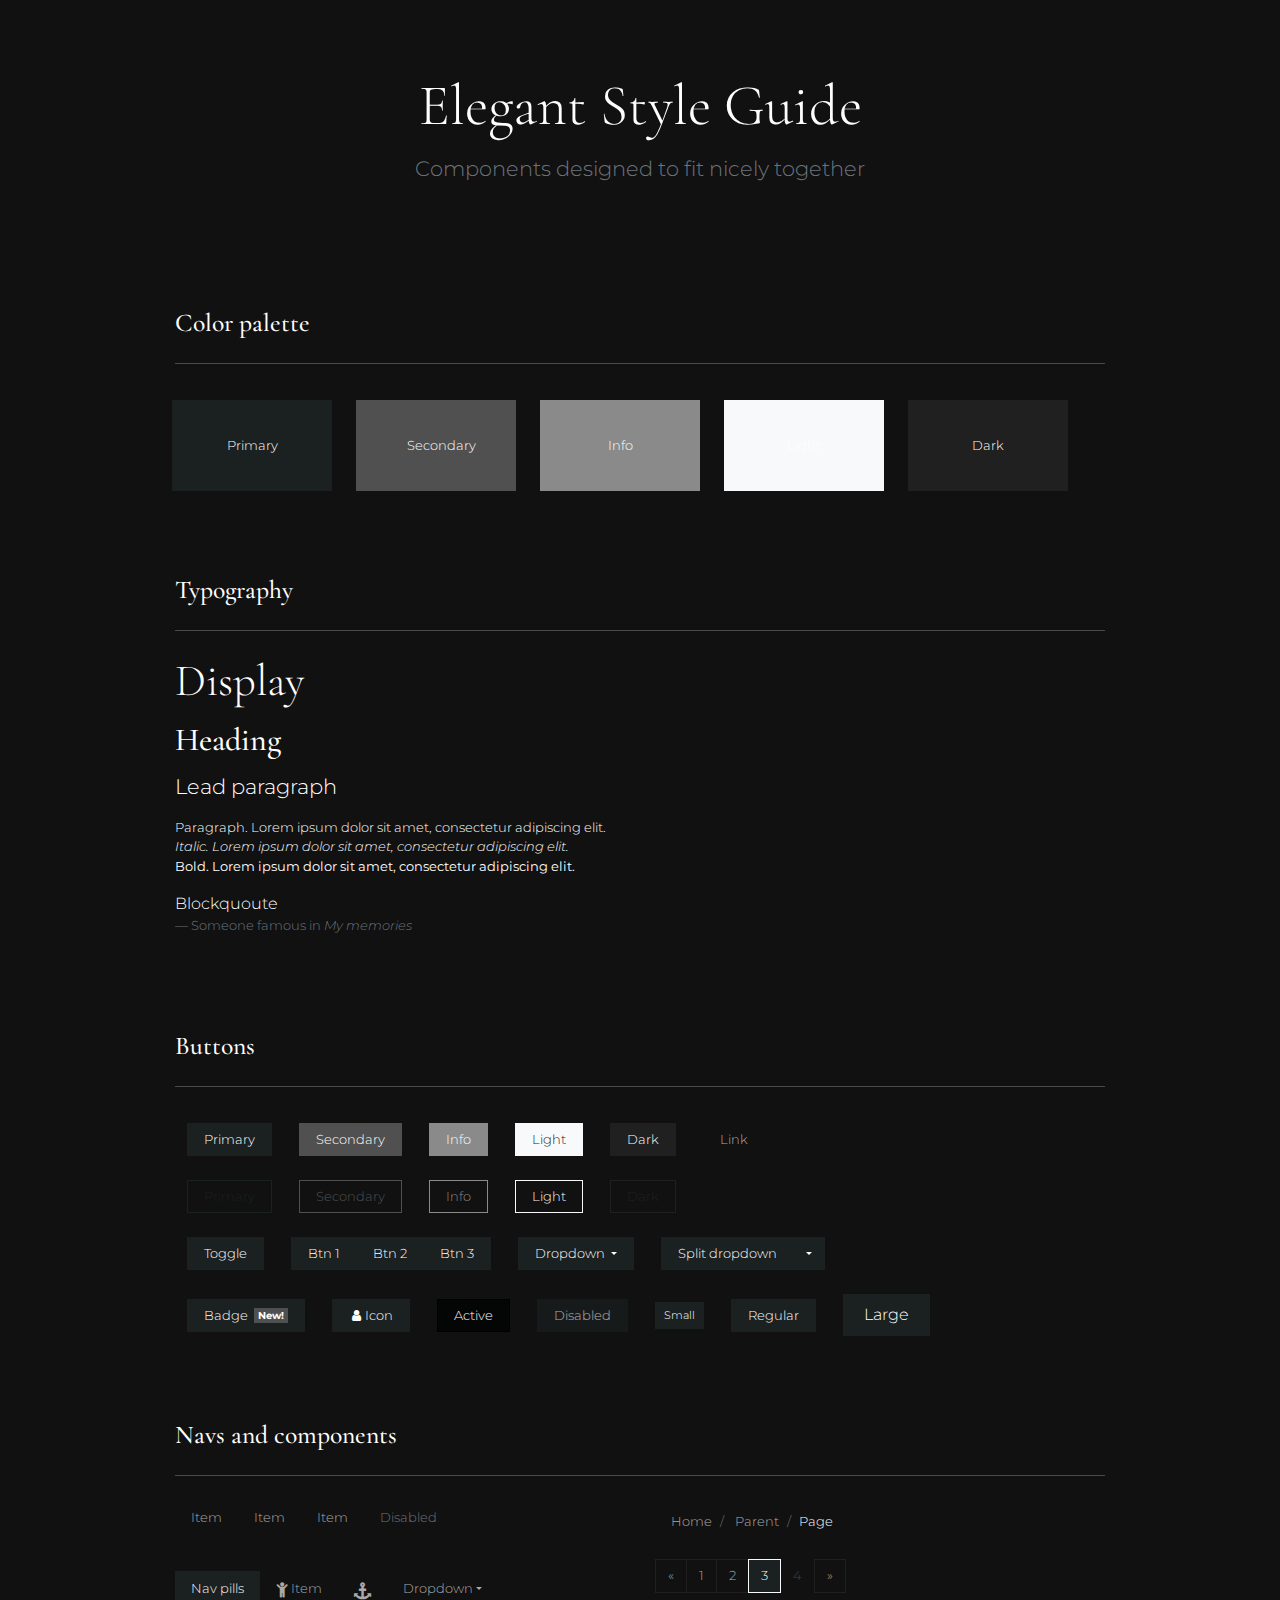
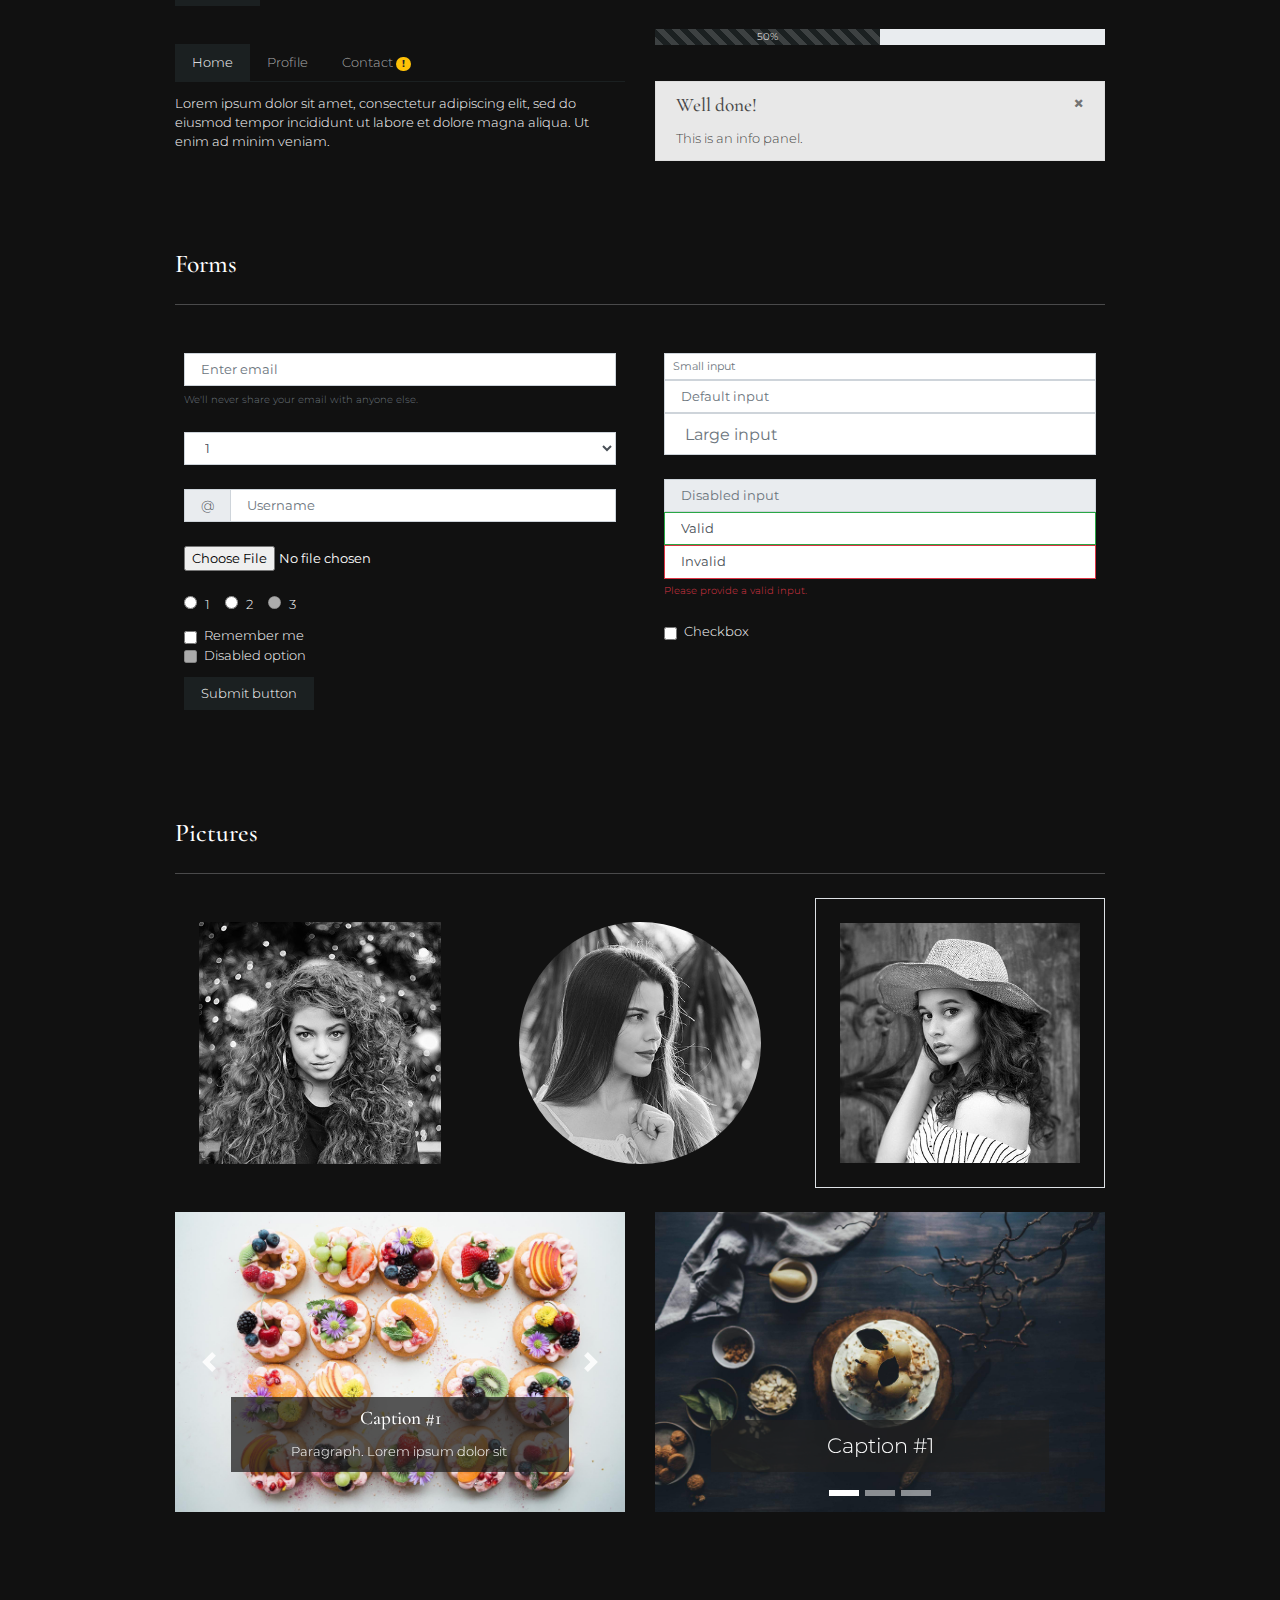
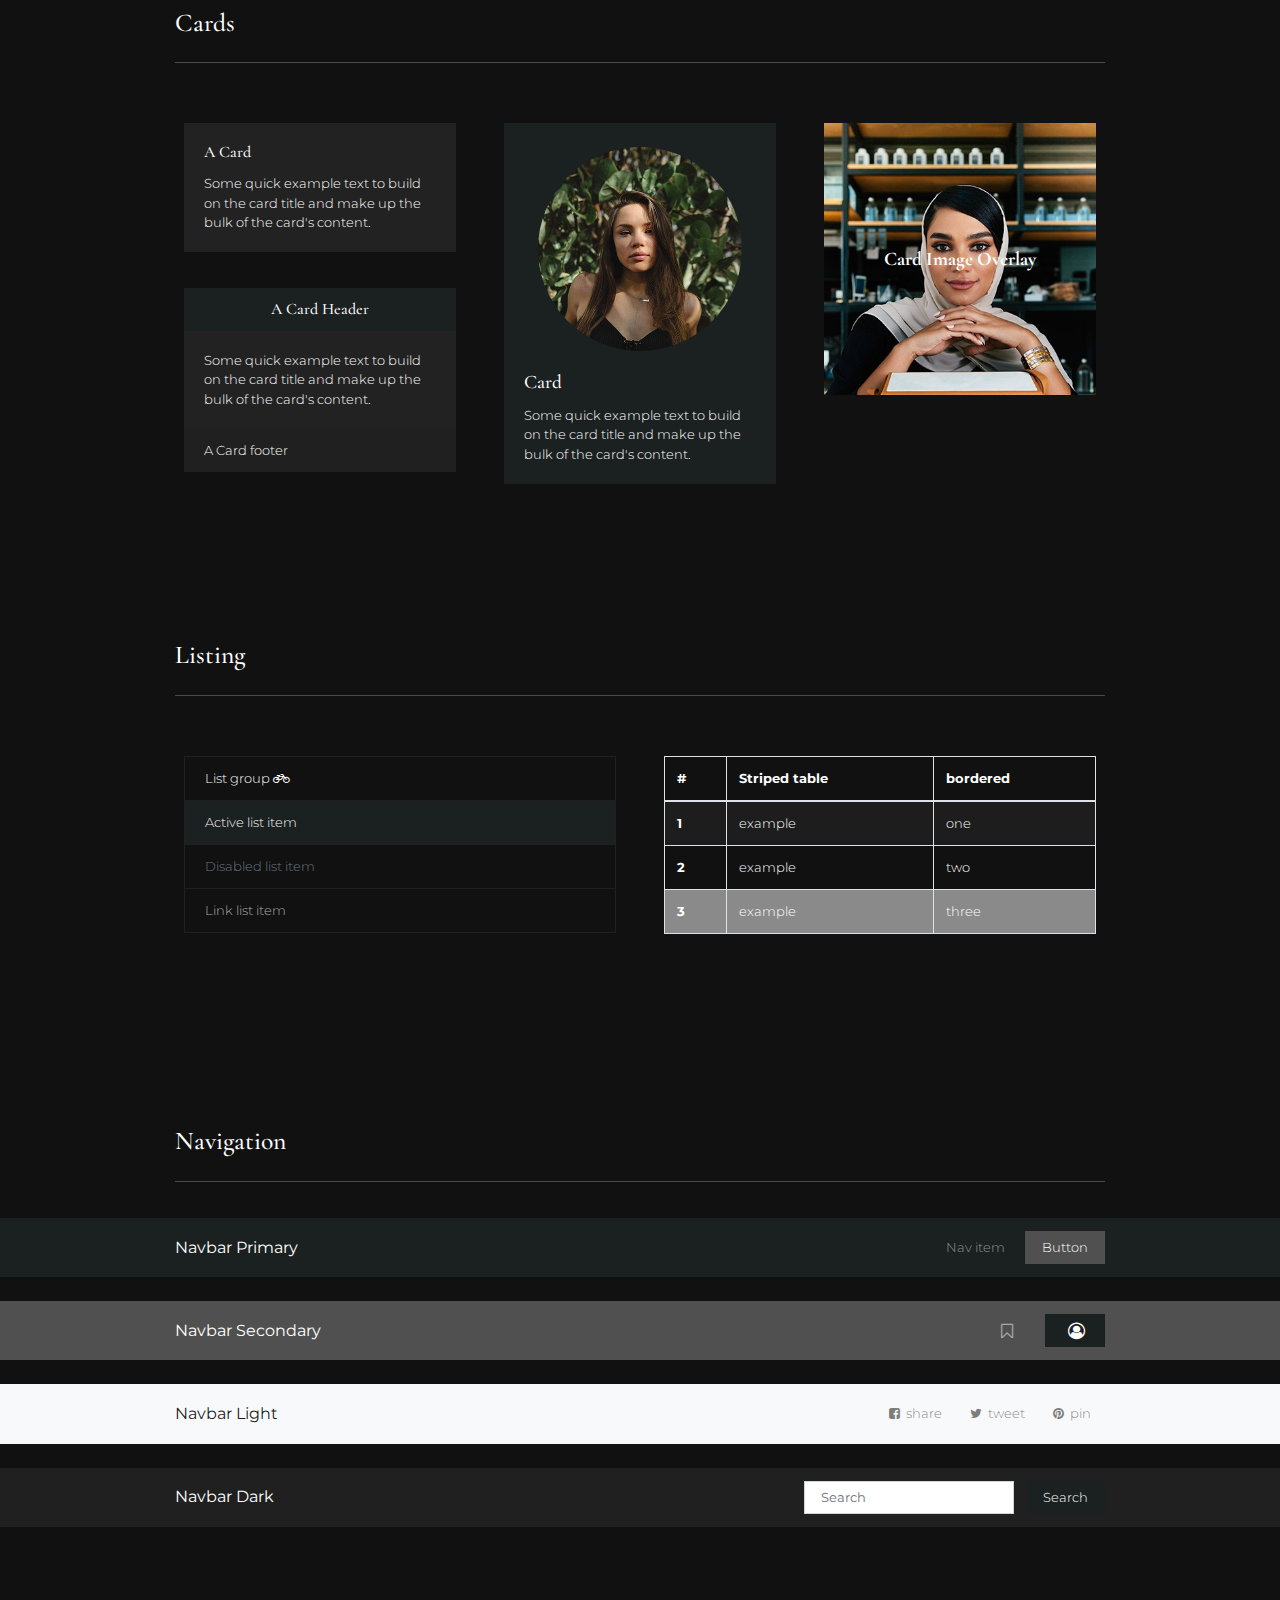
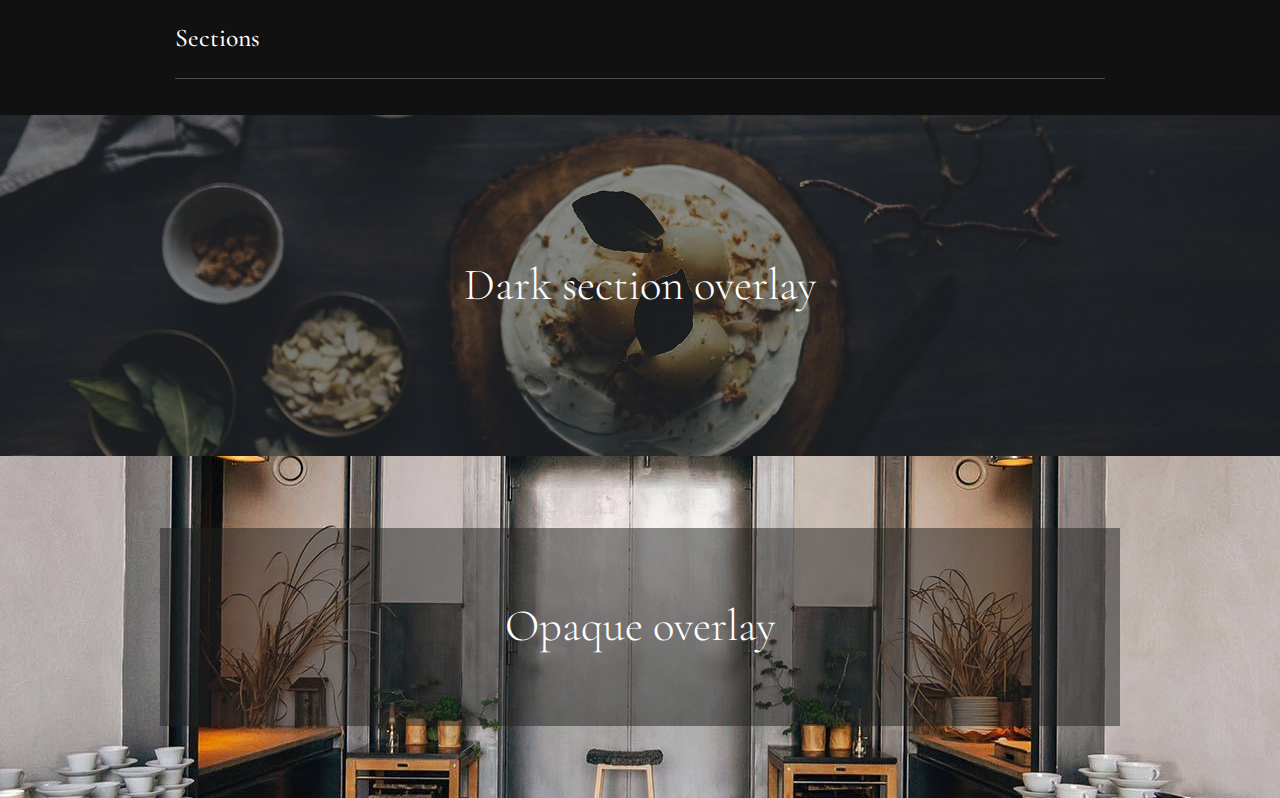
<file: styleguide.html>
<!DOCTYPE html>
<html>

<head>
  <meta charset="utf-8">
  <meta name="viewport" content="width=device-width, initial-scale=1">
  <!-- PAGE settings -->
  <link rel="icon" href="https://templates.pingendo.com/assets/Pingendo_favicon.ico">
  <title>Styleguide</title>
  <meta name="author" content="Pingendo">
  <!-- CSS dependencies -->
  <link rel="stylesheet" href="https://cdnjs.cloudflare.com/ajax/libs/font-awesome/4.7.0/css/font-awesome.min.css" type="text/css">
  <link rel="stylesheet" href="elegant.css" type="text/css"> </head>

<body>
  <div class="py-5 text-center">
    <div class="container">
      <div class="row">
        <div class="col-12">
          <h1 class="display-3 text-capitalize">elegant style guide</h1>
          <p class="lead text-muted">Components designed to fit nicely together </p>
        </div>
      </div>
    </div>
  </div>
  <div class="py-4">
    <div class="container">
      <div class="row">
        <div class="col-12">
          <h2>Color palette</h2>
          <hr>
          <div class="row text-center">
            <div class="col-md-2 bg-primary m-2">
              <p class="m-0 p-4">Primary</p>
            </div>
            <div class="col-md-2 bg-secondary m-2">
              <p class="m-0 p-4">Secondary</p>
            </div>
            <div class="col-md-2 bg-info m-2">
              <p class="m-0 p-4">Info</p>
            </div>
            <div class="col-md-2 bg-light m-2">
              <p class="m-0 p-4">Light</p>
            </div>
            <div class="col-md-2 bg-dark m-2">
              <p class="m-0 p-4">Dark</p>
            </div>
          </div>
        </div>
      </div>
    </div>
  </div>
  <div class="py-4">
    <div class="container">
      <div class="row">
        <div class="col-12">
          <h2>Typography</h2>
          <hr>
          <h1 class="display-4"> Display </h1>
          <h1>Heading</h1>
          <p class="lead">Lead paragraph </p>
          <p>Paragraph. Lorem ipsum dolor sit amet, consectetur adipiscing elit. <br><i>Italic. Lorem ipsum dolor sit amet, consectetur adipiscing elit.</i> <br><b>Bold. Lorem ipsum dolor sit amet, consectetur adipiscing elit.</b></p>
          <div class="blockquote">
            <p class="mb-0">Blockquoute</p>
            <div class="blockquote-footer">Someone famous in <cite>My memories</cite></div>
          </div>
        </div>
      </div>
    </div>
  </div>
  <div class="py-4">
    <div class="container">
      <div class="row">
        <div class="col-12">
          <h2>Buttons</h2>
          <hr> </div>
      </div>
      <div class="row">
        <div class="col-12"> <a class="btn btn-primary m-2" href="#">Primary</a> <a class="btn btn-secondary m-2" href="#">Secondary</a> <a class="btn btn-info m-2" href="#">Info</a> <a class="btn btn-light m-2" href="#">Light</a> <a class="btn btn-dark m-2" href="#">Dark</a>          <a class="btn btn-link m-2" href="#">Link</a> </div>
      </div>
      <div class="row">
        <div class="col-12"> <a class="btn btn-outline-primary m-2" href="#">Primary</a> <a class="btn btn-outline-secondary m-2" href="#">Secondary</a> <a class="btn btn-outline-info m-2" href="#">Info</a> <a class="btn btn-outline-light m-2" href="#">Light</a> <a class="btn btn-outline-dark m-2"
            href="#">Dark</a> </div>
      </div>
      <div class="row">
        <div class="col-12"> <a class="btn btn-primary m-2" href="" aria-pressed="false" autocomplete="off" data-toggle="button">Toggle</a>
          <div class="btn-group m-2"> <a href="#" class="btn btn-primary">Btn 1</a> <a href="#" class="btn btn-primary">Btn 2</a> <a href="#" class="btn btn-primary">Btn 3</a> </div>
          <div class="btn-group m-2"> <button class="btn btn-primary dropdown-toggle" data-toggle="dropdown">Dropdown </button>
            <div class="dropdown-menu">
              <h6 class="dropdown-header">Dropdown header</h6> <a class="dropdown-item" href="#">Option 1</a> <a class="dropdown-item" href="#">Option 2</a> <a class="dropdown-item disabled" href="#">Disabled option</a>
              <div class="dropdown-divider"></div> <a class="dropdown-item" href="#">Separated link</a> </div>
          </div>
          <div class="btn-group m-2"> <button type="button" class="btn btn-primary" href="#">Split dropdown</button> <button type="button" class="btn dropdown-toggle dropdown-toggle-split btn-primary" data-toggle="dropdown" aria-expanded="false" aria-haspopup="true"></button>
            <div
              class="dropdown-menu"> <a class="dropdown-item" href="#">Action</a> <a class="dropdown-item" href="#">Another action</a> <a class="dropdown-item" href="#">Something else here</a>
              <div class="dropdown-divider"></div> <a class="dropdown-item" href="#">Separated link</a> </div>
        </div>
      </div>
    </div>
    <div class="row">
      <div class="col-12"> <a class="btn btn-primary m-2" href="">Badge<span class="badge badge-secondary ml-1">New!</span></a> <a class="btn btn-primary m-2" href="#"><i class="fa fa-user fa-fw"></i>Icon</a> <a class="btn active btn-primary m-2" href="">Active</a> <a class="btn disabled btn-primary m-2"
          href="">Disabled</a> <a class="btn btn-sm btn-primary m-2" href="">Small</a> <a class="btn btn-primary m-2" href="">Regular</a> <a class="btn btn-lg btn-primary m-2" href="">Large</a> </div>
    </div>
  </div>
  </div>
  <div class="py-4">
    <div class="container">
      <div class="row">
        <div class="col-12">
          <h2>Navs and components</h2>
          <hr> </div>
      </div>
      <div class="row">
        <div class="col-md-6">
          <ul class="nav">
            <li class="nav-item"> <a class="nav-link" href="#">Item</a> </li>
            <li class="nav-item"> <a class="nav-link" href="#">Item</a> </li>
            <li class="nav-item"> <a href="#" class="nav-link">Item</a> </li>
            <li class="nav-item"> <a class="nav-link disabled" href="#">Disabled</a> </li>
          </ul>
          <ul class="nav nav-pills my-4">
            <li class="nav-item"> <a href="#" class="nav-link active">Nav pills</a> </li>
            <li class="nav-item"> <a class="nav-link" href="#"><i class="fa fa-lg fa-child"></i> Item</a> </li>
            <li class="nav-item"> <a class="nav-link" href="#"><i class="fa fa-lg fa-anchor mt-1"></i></a> </li>
            <li class="nav-item dropdown"> <a class="nav-link dropdown-toggle" data-toggle="dropdown" href="#" role="button" aria-haspopup="true" aria-expanded="false">Dropdown</a>
              <div class="dropdown-menu"> <a class="dropdown-item" href="#">Option 1</a> <a class="dropdown-item" href="#">Option 2</a>
                <div class="dropdown-divider"></div> <a class="dropdown-item" href="#">Separated link</a> </div>
            </li>
          </ul>
          <ul class="nav nav-tabs">
            <li class="nav-item"> <a href="#home" class="nav-link active" aria-controls="home" aria-selected="true" data-toggle="tab" id="home-tab" role="tab">Home</a> </li>
            <li class="nav-item"> <a class="nav-link" href="#profile" aria-controls="profile" aria-selected="false" data-toggle="tab" id="profile-tab" role="tab">Profile</a> </li>
            <li class="nav-item"> <a href="#contact" class="nav-link" aria-controls="contact" aria-selected="false" data-toggle="tab" id="contact-tab" role="tab">Contact <span class="badge badge-pill badge-warning">!</span></a> </li>
          </ul>
          <div class="tab-content my-2" id="myTabContent">
            <div class="tab-pane fade show active" id="home" role="tabpanel" aria-labelledby="home-tab">Lorem ipsum dolor sit amet, consectetur adipiscing elit, sed do eiusmod tempor incididunt ut labore et dolore magna aliqua. Ut enim ad minim veniam.</div>
            <div class="tab-pane fade" id="profile" role="tabpanel" aria-labelledby="profile-tab">Quis nostrud exercitation ullamco laboris nisi ut aliquip ex ea commodo consequat. Duis aute irure dolor in reprehenderit in voluptate velit esse cillum dolore eu fugiat nulla pariatur.</div>
            <div class="tab-pane fade" id="contact" role="tabpanel"
              aria-labelledby="contact-tab">Excepteur sint occaecat cupidatat non proident, sunt in culpa qui officia deserunt mollit anim id est laborum. Consectetur adipiscing elit, sed do eiusmod tempor incididunt. </div>
          </div>
        </div>
        <div class="col-md-6">
          <ul class="breadcrumb">
            <li class="breadcrumb-item"> <a href="#">Home</a> </li>
            <li class="breadcrumb-item"> <a href="#">Parent</a> </li>
            <li class="breadcrumb-item active">Page</li>
          </ul>
          <ul class="pagination">
            <li class="page-item"> <a class="page-link" href="#" aria-label="Previous"> <span aria-hidden="true">«</span> <span class="sr-only">Previous</span> </a> </li>
            <li class="page-item"> <a class="page-link" href="#">1</a> </li>
            <li class="page-item"> <a class="page-link" href="#">2</a> </li>
            <li class="page-item active"> <a class="page-link" href="#">3</a> </li>
            <li class="page-item disabled"> <a class="page-link" href="#">4</a> </li>
            <li class="page-item"> <a class="page-link" href="#" aria-label="Next"> <span aria-hidden="true">»</span> <span class="sr-only">Next</span> </a> </li>
          </ul>
          <div class="progress my-4">
            <div class="progress-bar progress-bar-striped" role="progressbar" style="width: 50%" aria-valuenow="50" aria-valuemin="0" aria-valuemax="100">50%</div>
          </div>
          <div class="alert alert-info" role="alert"> <button type="button" class="close" data-dismiss="alert" aria-label="Close">×</button>
            <h4 class="alert-heading">Well done! </h4>
            <p class="mb-0">This is an info panel.</p>
          </div>
        </div>
      </div>
    </div>
  </div>
  <div class="py-4">
    <div class="container">
      <div class="row">
        <div class="col-12">
          <h2>Forms</h2>
          <hr> </div>
      </div>
      <div class="row">
        <div class="col-md-6 p-3">
          <form method="post" action="">
            <div class="form-group mb-1"> <input type="email" name="email" class="form-control" placeholder="Enter email"> </div> <small id="emailHelp" class="form-text text-muted">We'll never share your email with anyone else.</small>
            <div class="form-group my-3"><select class="form-control"><option value="1">1</option><option value="2">2</option><option value="3">3</option></select></div>
            <div class="form-group my-3">
              <div class="input-group">
                <div class="input-group-prepend"><span class="input-group-text" id="basic-addon1">@</span></div> <input type="text" class="form-control" id="inlineFormInputGroup" placeholder="Username"> </div>
            </div>
            <div class="form-group my-3"> <input type="file" class="form-control-file" id="exampleFormControlFile1"> </div>
            <div class="form-check form-check-inline"> <label class="form-check-label">
                <input class="form-check-input" type="radio" value="option1" id="inlineRadio1" name="inlineRadioOptions"> 1
              </label> </div>
            <div class="form-check form-check-inline"> <label class="form-check-label">
                <input class="form-check-input" type="radio" value="option2" id="inlineRadio2" name="inlineRadioOptions"> 2
              </label> </div>
            <div class="form-check form-check-inline disabled"> <label class="form-check-label">
                <input class="form-check-input" type="radio" name="inlineRadioOptions" id="inlineRadio3" value="option3" disabled=""> 3
              </label> </div>
            <div class="form-check mt-2"> <input class="form-check-input" type="checkbox" id="exampleCheck1" value="on"><label class="form-check-label" for="exampleCheck1">Remember me</label></div>
            <div class="form-check disabled"> <label class="form-check-label"> <input class="form-check-input" type="checkbox" value="" disabled=""> Disabled option </label> </div> <button type="submit" class="btn btn-primary my-2">Submit button</button> </form>
        </div>
        <div class="col-md-6 p-3">
          <form class="" method="post" action="">
            <div class="form-group"> <input type="email" class="form-control form-control-sm" placeholder="Small input" name="email"> </div>
            <div class="form-group"> <input type="email" class="form-control" name="email" placeholder="Default input"> </div>
            <div class="form-group"> <input type="text" class="form-control form-control-lg" placeholder="Large input"> </div>
          </form>
          <form class="my-3" method="post" action="">
            <div class="form-group"> <input type="text" class="form-control" placeholder="Disabled input" id="disabledTextInput" disabled=""> </div>
            <div class="form-group"> <input type="text" class="form-control is-valid" placeholder="First name" id="validationServer01" required="" value="Valid"> </div>
            <div class="form-group"> <input type="text" class="form-control is-invalid" placeholder="First name" id="validationServer01" required="" value="Invalid">
              <div class="invalid-feedback">Please provide a valid input.</div>
            </div>
          </form>
          <form>
            <div class="form-group">
              <div class="form-check"> <input class="form-check-input" type="checkbox" id="exampleCheck1" value="on"><label class="form-check-label" for="exampleCheck1">Checkbox</label></div>
            </div>
          </form>
        </div>
      </div>
    </div>
  </div>
  <div class="py-4">
    <div class="container">
      <div class="row">
        <div class="col-md-12">
          <h2>Pictures</h2>
          <hr> </div>
      </div>
      <div class="row text-center">
        <div class="col-md-4"> <img class="img-fluid p-3" src="assets/styleguide/people_1.jpg" alt="Card image"> </div>
        <div class="col-md-4"> <img class="img-fluid rounded-circle p-3" src="assets/styleguide/people_2.jpg" alt="Card image"> </div>
        <div class="col-md-4"> <img class="img-fluid img-thumbnail p-3" src="assets/styleguide/people_3.jpg" alt="Card image"> </div>
      </div>
      <div class="row">
        <div class="col-md-6">
          <div class="carousel slide my-3" data-ride="carousel" id="carousel-1">
            <div class="carousel-inner" role="listbox">
              <div class="carousel-item active"> <img class="d-block img-fluid" src="assets/styleguide/cover_2.jpg" data-holder-rendered="true">
                <div class="carousel-caption">
                  <h4>Caption #1</h4>
                  <p class="mb-0">Paragraph. Lorem ipsum dolor sit&nbsp;</p>
                </div>
              </div>
              <div class="carousel-item"> <img class="d-block img-fluid" src="assets/styleguide/cover_3.jpg" data-holder-rendered="true">
                <div class="carousel-caption">
                  <h4>Caption #2</h4>
                  <p class="mb-0">Paragraph. Lorem ipsum dolor sit&nbsp;</p>
                </div>
              </div>
            </div> <a class="carousel-control-prev" role="#carousel-1" data-slide="prev" href="#carousel-1"> <span class="carousel-control-prev-icon" aria-hidden="true"></span> <span class="sr-only">Previous</span> </a> <a class="carousel-control-next" role="button"
              data-slide="next" href="#carousel-1"> <span class="carousel-control-next-icon" aria-hidden="true"></span> <span class="sr-only">Next</span> </a> </div>
        </div>
        <div class="col-md-6">
          <div class="carousel slide my-3" data-ride="carousel" id="carousel-2" data-interval="5000">
            <ol class="carousel-indicators">
              <li data-target="#carousel-2" data-slide-to="0" class="active">&nbsp;</li>
              <li data-target="#carousel-2" data-slide-to="1">&nbsp;</li>
              <li data-target="#carousel-2" data-slide-to="2">&nbsp;</li>
            </ol>
            <div class="carousel-inner" role="listbox">
              <div class="carousel-item active"> <img class="d-block img-fluid" src="assets/styleguide/cover_1.jpg" data-holder-rendered="true">
                <div class="carousel-caption">
                  <p class="lead">Caption #1</p>
                </div>
              </div>
              <div class="carousel-item"> <img class="d-block img-fluid" src="assets/styleguide/cover_4.jpg" data-holder-rendered="true">
                <div class="carousel-caption">
                  <p class="lead">Caption #2</p>
                </div>
              </div>
            </div>
          </div>
        </div>
      </div>
    </div>
  </div>
  <div class="py-4">
    <div class="container">
      <div class="row">
        <div class="col-12">
          <h2>Cards</h2>
          <hr class="mb-4"> </div>
      </div>
      <div class="row">
        <div class="col-md-4 p-3">
          <div class="card">
            <div class="card-body">
              <h5>A Card</h5>
              <p class="card-text">Some quick example text to build on the card title and make up the bulk of the card's content.</p>
            </div>
          </div>
          <div class="card my-4">
            <div class="card-header bg-primary">
              <h5 class="mb-0 text-center">A Card Header</h5>
            </div>
            <div class="card-body">
              <p class="card-text">Some quick example text to build on the card title and make up the bulk of the card's content.</p>
            </div>
            <div class="card-footer">A Card footer</div>
          </div>
        </div>
        <div class="col-md-4 p-3">
          <div class="bg-primary card"> <img class="img-fluid rounded-circle w-75 mx-auto mt-3" src="assets/styleguide/people_5.jpg" alt="Card image">
            <div class="card-body">
              <h4 class="card-title">Card</h4>
              <p class="card-text">Some quick example text to build on the card title and make up the bulk of the card's content.</p>
            </div>
          </div>
        </div>
        <div class="col-md-4 p-3">
          <div class="card">
            <div class="card-img-overlay align-items-center d-flex">
              <h4 class="w-100 text-center mb-0 text-white"><b>Card Image Overlay</b></h4>
            </div> <img class="img-fluid w-100 rounded" src="assets/styleguide/people_6.jpg" alt="Card image"> </div>
        </div>
      </div>
    </div>
  </div>
  <div class="py-5">
    <div class="container">
      <div class="row">
        <div class="col-12">
          <h2>Listing</h2>
          <hr class="mb-4"> </div>
      </div>
      <div class="row">
        <div class="col-md-6 p-3">
          <ul class="list-group">
            <li class="list-group-item">List group <i class="fa fa-fw fa-bicycle"></i> </li>
            <li class="list-group-item active"> Active list item</li>
            <li class="list-group-item disabled">Disabled list item</li> <a href="#" class="list-group-item list-group-item-action">Link list item</a> </ul>
        </div>
        <div class="col-md-6 p-3">
          <table class="table table-hover table-striped table-bordered">
            <thead class="thead-inverse">
              <tr>
                <th scope="col">#</th>
                <th scope="col">Striped table</th>
                <th scope="col">bordered</th>
              </tr>
            </thead>
            <tbody>
              <tr>
                <th scope="row">1</th>
                <td>example</td>
                <td>one</td>
              </tr>
              <tr>
                <th scope="row">2</th>
                <td>example</td>
                <td>two</td>
              </tr>
              <tr class="bg-info">
                <th scope="row">3</th>
                <td>example</td>
                <td>three</td>
              </tr>
            </tbody>
          </table>
        </div>
      </div>
    </div>
  </div>
  <div class="pt-5">
    <div class="container">
      <div class="row">
        <div class="col-12">
          <h2>Navigation</h2>
          <hr class="mb-4"> </div>
      </div>
    </div>
  </div>
  <nav class="navbar navbar-expand-md navbar-dark bg-primary">
    <div class="container"> <a class="navbar-brand" href="#"><b>Navbar Primary&nbsp;</b></a> <button class="navbar-toggler navbar-toggler-right" type="button" data-toggle="collapse" data-target="#navbarPrimarySupportedContent" aria-controls="navbar2SupportedContent" aria-expanded="false"
        aria-label="Toggle navigation">
      <span class="navbar-toggler-icon"></span> </button>
      <div class="collapse navbar-collapse text-center justify-content-end" id="navbarPrimarySupportedContent">
        <ul class="navbar-nav">
          <li class="nav-item"> <a class="nav-link" href="#"> Nav item</a> </li>
        </ul> <a class="btn navbar-btn ml-2 btn-secondary" href="#"> Button</a> </div>
    </div>
  </nav>
  <nav class="navbar navbar-expand-md navbar-dark bg-secondary my-3">
    <div class="container"> <a class="navbar-brand" href="#"><b>Navbar Secondary</b></a> <button class="navbar-toggler navbar-toggler-right" type="button" data-toggle="collapse" data-target="#navbarSecondarySupportedContent" aria-controls="navbar2SupportedContent" aria-expanded="false"
        aria-label="Toggle navigation">
      <span class="navbar-toggler-icon"></span> </button>
      <div class="collapse navbar-collapse text-center justify-content-end" id="navbarSecondarySupportedContent">
        <ul class="navbar-nav">
          <li class="nav-item mx-2"> <a class="nav-link" href="#"><i class="fa d-inline fa-lg fa-bookmark-o"></i></a> </li>
        </ul> <a class="btn navbar-btn ml-2 text-white btn-primary" href="#"><i class="fa d-inline fa-lg fa-user-circle-o ml-1"></i>&nbsp;</a> </div>
    </div>
  </nav>
  <nav class="navbar navbar-expand-md my-3 navbar-light bg-light">
    <div class="container"> <a class="navbar-brand" href="#"><b>Navbar Light</b></a> <button class="navbar-toggler navbar-toggler-right" type="button" data-toggle="collapse" data-target="#navbarLightSupportedContent" aria-controls="navbar2SupportedContent" aria-expanded="false"
        aria-label="Toggle navigation">
      <span class="navbar-toggler-icon"></span> </button>
      <div class="collapse navbar-collapse text-center justify-content-end" id="navbarLightSupportedContent">
        <ul class="navbar-nav">
          <li class="nav-item mx-1"> <a class="nav-link" href="#"><i class="fa d-inline fa-facebook-square"></i>&nbsp; share</a> </li>
          <li class="nav-item mx-1"> <a class="nav-link" href="#"><i class="fa d-inline fa-twitter"></i>&nbsp; tweet</a> </li>
          <li class="nav-item mx-1"> <a class="nav-link" href="#"><i class="fa d-inline fa-pinterest"></i>&nbsp; pin</a> </li>
        </ul>
      </div>
    </div>
  </nav>
  <nav class="navbar navbar-expand-md my-3 navbar-dark bg-dark">
    <div class="container"> <a class="navbar-brand" href="#"><b>Navbar Dark</b></a> <button class="navbar-toggler navbar-toggler-right" type="button" data-toggle="collapse" data-target="#navbarDarkSupportedContent" aria-controls="navbar2SupportedContent" aria-expanded="false"
        aria-label="Toggle navigation">
      <span class="navbar-toggler-icon"></span> </button>
      <div class="collapse navbar-collapse text-center justify-content-end" id="navbarDarkSupportedContent">
        <ul class="navbar-nav"></ul>
        <form class="form-inline my-2 my-lg-0"> <input class="form-control mr-sm-2" type="text" placeholder="Search"> <button class="btn my-2 my-sm-0 btn-primary" type="submit">Search</button> </form>
      </div>
    </div>
  </nav>
  <div class="pt-5">
    <div class="container">
      <div class="row">
        <div class="col-md-12">
          <h2>Sections</h2>
          <hr class="mb-4"> </div>
      </div>
    </div>
  </div> 
  <div class="py-5 text-center photo-overlay" style="background-image: url(&quot;assets/styleguide/cover_1.jpg&quot;);">
    <div class="container py-5">
      <div class="row">
        <div class="col-md-12">
          <h1 class="display-4 mb-0">Dark section overlay</h1>
        </div>
      </div>
    </div>
  </div>
  <div class="py-5 text-center" style="background-image: url(&quot;assets/styleguide/cover_4.jpg&quot;);">
    <div class="container py-5 photo-overlay">
      <div class="row">
        <div class="col-md-12">
          <h1 class="display-4 mb-0">Opaque overlay</h1>
        </div>
      </div>
    </div>
  </div>
  <script src="http://code.jquery.com/jquery-3.2.1.js" integrity="sha256-DZAnKJ/6XZ9si04Hgrsxu/8s717jcIzLy3oi35EouyE=" crossorigin="anonymous"></script>
  <script src="https://cdnjs.cloudflare.com/ajax/libs/popper.js/1.12.9/umd/popper.min.js" integrity="sha384-ApNbgh9B+Y1QKtv3Rn7W3mgPxhU9K/ScQsAP7hUibX39j7fakFPskvXusvfa0b4Q" crossorigin="anonymous"></script>
  <script src="https://maxcdn.bootstrapcdn.com/bootstrap/4.0.0/js/bootstrap.min.js" integrity="sha384-JZR6Spejh4U02d8jOt6vLEHfe/JQGiRRSQQxSfFWpi1MquVdAyjUar5+76PVCmYl" crossorigin="anonymous"></script>



  <script src="https://code.jquery.com/jquery-3.3.1.min.js"></script>
  <script src="https://cdnjs.cloudflare.com/ajax/libs/popper.js/1.14.3/umd/popper.min.js" integrity="sha384-ZMP7rVo3mIykV+2+9J3UJ46jBk0WLaUAdn689aCwoqbBJiSnjAK/l8WvCWPIPm49" crossorigin="anonymous"></script>
  <script src="https://stackpath.bootstrapcdn.com/bootstrap/4.1.3/js/bootstrap.min.js" integrity="sha384-ChfqqxuZUCnJSK3+MXmPNIyE6ZbWh2IMqE241rYiqJxyMiZ6OW/JmZQ5stwEULTy" crossorigin="anonymous"></script>
</body>

</html>
</file>
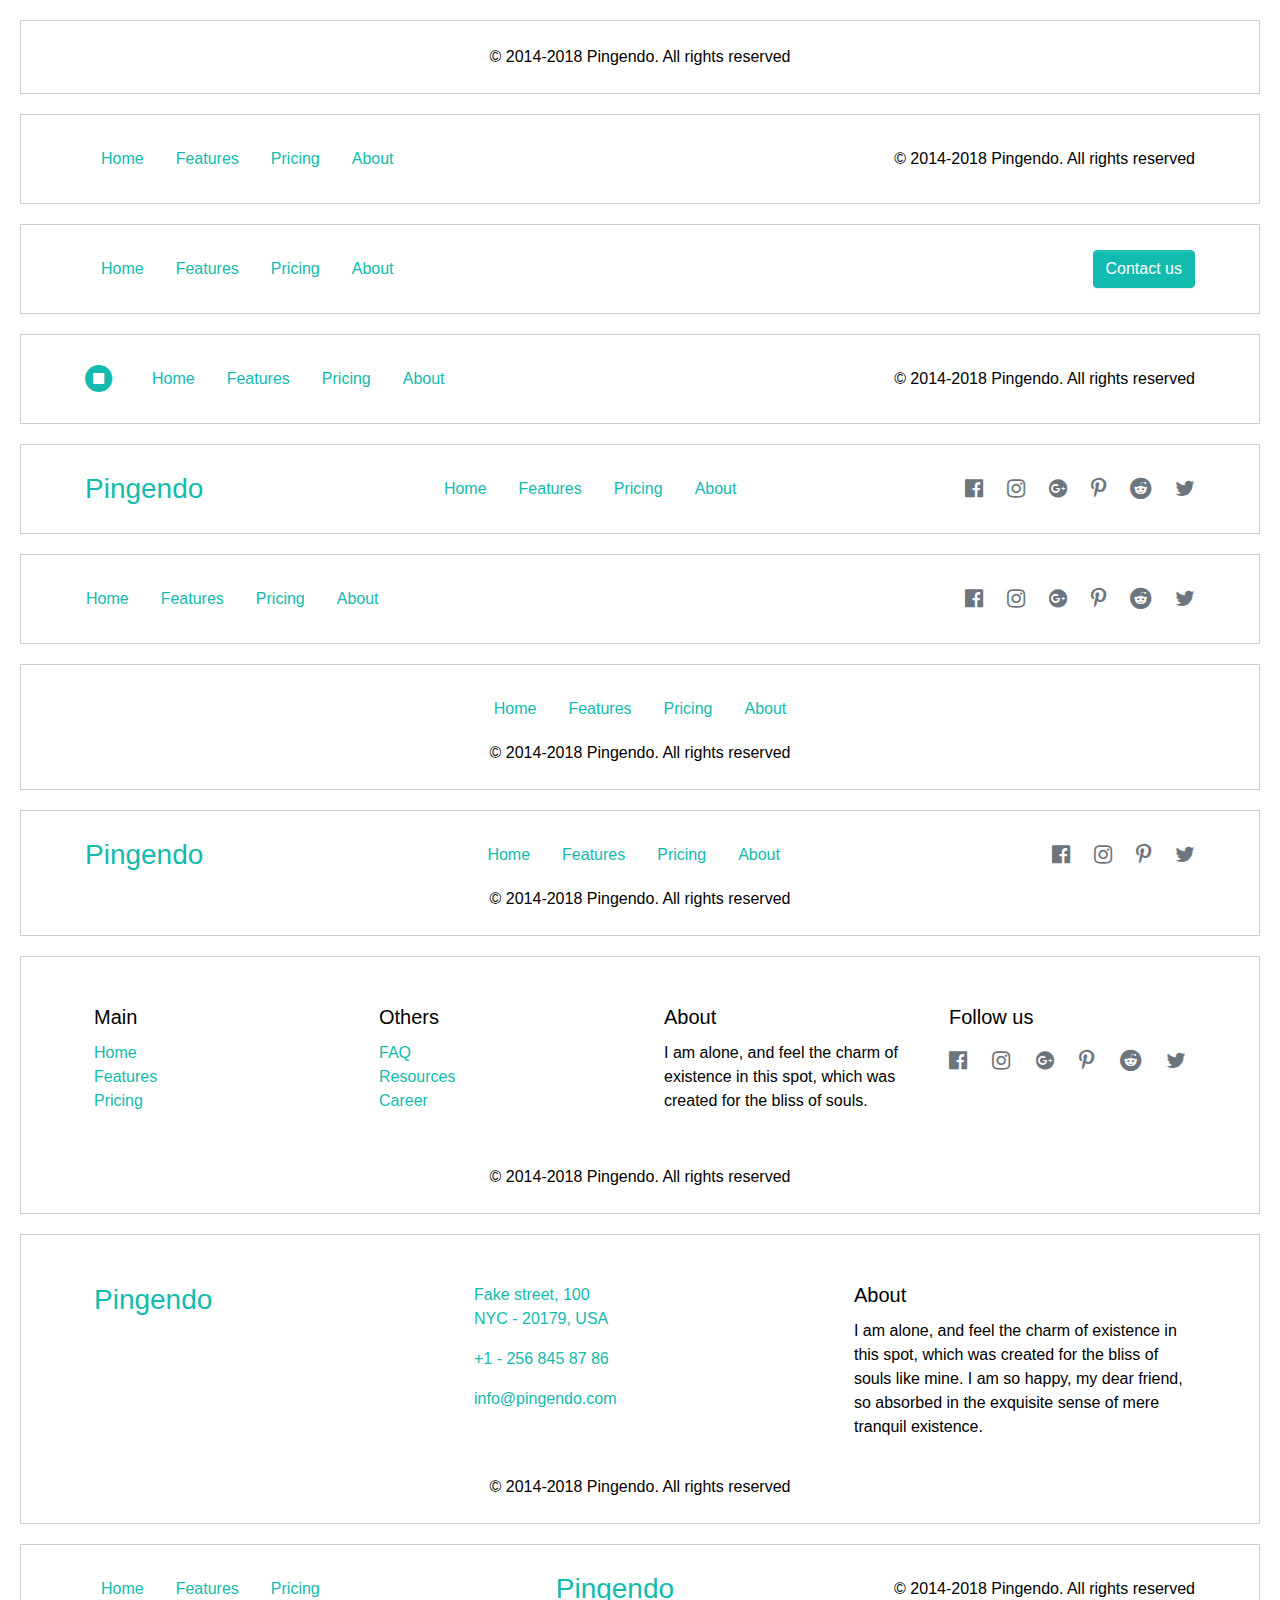
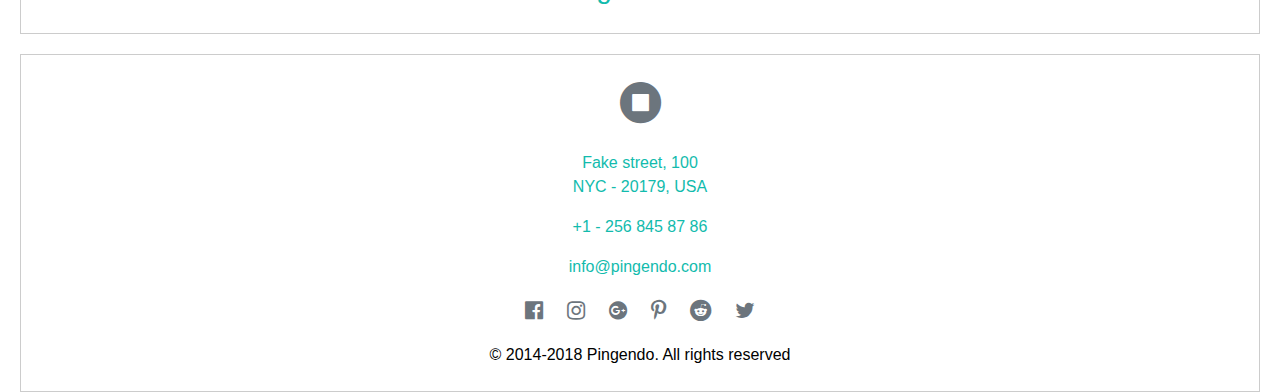
<file: resources/static/4.1.0/footers.html>
<!DOCTYPE html>
<html>

<head>
  <meta charset="utf-8">
  <meta name="viewport" content="width=device-width, initial-scale=1">
  <link rel="stylesheet" href="https://cdnjs.cloudflare.com/ajax/libs/font-awesome/4.7.0/css/font-awesome.min.css" type="text/css">
  <link rel="stylesheet" href="theme.css" type="text/css"> </head>
  <link rel="stylesheet" data-theme="true" href="https://beta.pingendo.com/assets/4.0.0/default/theme.css"> </head>

<body>
  <style>
    body {
      margin: 20px;
    }

    body>* {
      margin-bottom: 20px !important;
      position: relative;
      overflow: hidden;
      border: 1px solid #ccc;
      box-shadow: none;
      transition: all .1s linear;
    }

    body>*:hover {
      box-shadow: 0 .3rem .5rem rgba(0, 0, 0, .1);
    }

    .h-100,
    .h-75 {
      min-height: 50% !important;
      max-height: 50% !important;
    }

    body>* * {
      pointer-events: none;
    }

    .pi-draggable {
      pointer-events: all !important;
      position: relative;
      cursor: -webkit-grab !important;
      cursor: -moz-grab !important;
      cursor: grab !important;
    }

    .pi-draggable:active {
      cursor: -webkit-grabbing !important;
      cursor: -moz-grabbing !important;
      cursor: grabbing !important;
    }
  </style>
  <div class="py-3 pi-draggable">
    <div class="container">
      <div class="row">
        <div class="col-md-12 text-center">
          <p class="mb-0">© 2014-2018 Pingendo. All rights reserved</p>
        </div>
      </div>
    </div>
  </div>
  <div class="py-3 pi-draggable">
    <div class="container">
      <div class="row">
        <div class="col-md-12 text-center d-md-flex justify-content-between align-items-center">
          <ul class="nav d-flex justify-content-center">
            <li class="nav-item">
              <a class="nav-link active" href="#">Home</a>
            </li>
            <li class="nav-item">
              <a class="nav-link" href="#">Features</a>
            </li>
            <li class="nav-item">
              <a class="nav-link" href="#">Pricing</a>
            </li>
            <li class="nav-item">
              <a class="nav-link" href="#">About</a>
            </li>
          </ul>
          <p class="mb-0 py-1">© 2014-2018 Pingendo. All rights reserved</p>
        </div>
      </div>
    </div>
  </div>
  <div class="py-3 pi-draggable">
    <div class="container">
      <div class="row">
        <div class="col-md-12 text-center d-md-flex justify-content-between align-items-center">
          <ul class="nav d-flex justify-content-center">
            <li class="nav-item">
              <a class="nav-link active" href="#">Home</a>
            </li>
            <li class="nav-item">
              <a class="nav-link" href="#">Features</a>
            </li>
            <li class="nav-item">
              <a class="nav-link" href="#">Pricing</a>
            </li>
            <li class="nav-item">
              <a class="nav-link" href="#">About</a>
            </li>
          </ul>
          <a class="btn btn-primary" href="#">Contact us</a>
        </div>
      </div>
    </div>
  </div>
  <div class="py-3 pi-draggable">
    <div class="container">
      <div class="row">
        <div class="col-md-12 text-center d-lg-flex align-items-center">
          <i class="d-block fa fa-stop-circle fa-2x mr-md-3 text-primary"></i>
          <ul class="nav mr-md-auto d-flex justify-content-center">
            <li class="nav-item">
              <a class="nav-link active" href="#">Home</a>
            </li>
            <li class="nav-item">
              <a class="nav-link" href="#">Features</a>
            </li>
            <li class="nav-item">
              <a class="nav-link" href="#">Pricing</a>
            </li>
            <li class="nav-item">
              <a class="nav-link" href="#">About</a>
            </li>
          </ul>
          <p class="mb-0 py-1">© 2014-2018 Pingendo. All rights reserved</p>
        </div>
      </div>
    </div>
  </div>
  <div class="py-3 pi-draggable">
    <div class="container">
      <div class="row">
        <div class="col-md-12 text-center d-md-flex align-items-center">
          <h3 class="mb-0 mr-3 text-primary">
            <b>Pingendo</b>
          </h3>
          <ul class="nav mx-md-auto d-flex justify-content-center">
            <li class="nav-item">
              <a class="nav-link active" href="#">Home</a>
            </li>
            <li class="nav-item">
              <a class="nav-link" href="#">Features</a>
            </li>
            <li class="nav-item">
              <a class="nav-link" href="#">Pricing</a>
            </li>
            <li class="nav-item">
              <a class="nav-link" href="#">About</a>
            </li>
          </ul>
          <div class="row">
            <div class="col-md-12 d-flex align-items-center justify-content-between my-2">
              <a href="#">
                <i class="d-block fa fa-facebook-official text-muted fa-lg mx-2"></i>
              </a>
              <a href="#">
                <i class="d-block fa fa-instagram text-muted fa-lg mx-2"></i>
              </a>
              <a href="#">
                <i class="d-block fa fa-google-plus-official text-muted fa-lg mx-2"></i>
              </a>
              <a href="#">
                <i class="d-block fa fa-pinterest-p text-muted fa-lg mx-2"></i>
              </a>
              <a href="#">
                <i class="d-block fa fa-reddit text-muted fa-lg mx-2"></i>
              </a>
              <a href="#">
                <i class="d-block fa fa-twitter text-muted fa-lg ml-2"></i>
              </a>
            </div>
          </div>
        </div>
      </div>
    </div>
  </div>
  <div class="py-3 pi-draggable">
    <div class="container">
      <div class="row">
        <div class="col-md-6 p-0">
          <ul class="nav">
            <li class="nav-item">
              <a class="nav-link active" href="#">Home</a>
            </li>
            <li class="nav-item">
              <a class="nav-link" href="#">Features</a>
            </li>
            <li class="nav-item">
              <a class="nav-link" href="#">Pricing</a>
            </li>
            <li class="nav-item">
              <a class="nav-link" href="#">About</a>
            </li>
          </ul>
        </div>
        <div class="col-md-6 d-flex align-items-center justify-content-md-end justify-content-between my-2">
          <a href="#">
            <i class="d-block fa fa-facebook-official text-muted fa-lg mx-2"></i>
          </a>
          <a href="#">
            <i class="d-block fa fa-instagram text-muted fa-lg mx-2"></i>
          </a>
          <a href="#">
            <i class="d-block fa fa-google-plus-official text-muted fa-lg mx-2"></i>
          </a>
          <a href="#">
            <i class="d-block fa fa-pinterest-p text-muted fa-lg mx-2"></i>
          </a>
          <a href="#">
            <i class="d-block fa fa-reddit text-muted fa-lg mx-2"></i>
          </a>
          <a href="#">
            <i class="d-block fa fa-twitter text-muted fa-lg ml-2"></i>
          </a>
        </div>
      </div>
    </div>
  </div>
  <div class="py-3 pi-draggable">
    <div class="container">
      <div class="row">
        <div class="col-md-12 text-center">
          <ul class="nav d-flex justify-content-center">
            <li class="nav-item">
              <a class="nav-link active" href="#">Home</a>
            </li>
            <li class="nav-item">
              <a class="nav-link" href="#">Features</a>
            </li>
            <li class="nav-item">
              <a class="nav-link" href="#">Pricing</a>
            </li>
            <li class="nav-item">
              <a class="nav-link" href="#">About</a>
            </li>
          </ul>
          <p class="mt-2 mb-0">© 2014-2018 Pingendo. All rights reserved</p>
        </div>
      </div>
    </div>
  </div>
  <div class="py-3 pi-draggable">
    <div class="container">
      <div class="row">
        <div class="col-md-12 text-center d-md-flex align-items-center">
          <h3 class="mb-0 mr-3 text-primary">
            <b>Pingendo</b>
          </h3>
          <ul class="nav mx-md-auto d-flex justify-content-center">
            <li class="nav-item">
              <a class="nav-link active" href="#">Home</a>
            </li>
            <li class="nav-item">
              <a class="nav-link" href="#">Features</a>
            </li>
            <li class="nav-item">
              <a class="nav-link" href="#">Pricing</a>
            </li>
            <li class="nav-item">
              <a class="nav-link" href="#">About</a>
            </li>
          </ul>
          <div class="row">
            <div class="col-md-12 d-flex align-items-center justify-content-md-between justify-content-center my-2">
              <a href="#">
                <i class="d-block fa fa-facebook-official text-muted fa-lg mx-2"></i>
              </a>
              <a href="#">
                <i class="d-block fa fa-instagram text-muted fa-lg mx-2"></i>
              </a>
              <a href="#">
                <i class="d-block fa fa-pinterest-p text-muted fa-lg mx-2"></i>
              </a>
              <a href="#">
                <i class="d-block fa fa-twitter text-muted fa-lg ml-2"></i>
              </a>
            </div>
          </div>
        </div>
      </div>
      <div class="row">
        <div class="col-md-12 text-center">
          <p class="mt-2 mb-0">© 2014-2018 Pingendo. All rights reserved</p>
        </div>
      </div>
    </div>
  </div>
  <div class="py-3 pi-draggable">
    <div class="container">
      <div class="row">
        <div class="col-lg-3 col-6 p-3">
          <h5 class="">
            <b>Main</b>
          </h5>
          <ul class="list-unstyled">
            <li>
              <a href="#">Home</a>
            </li>
            <li>
              <a href="#">Features</a>
            </li>
            <li>
              <a href="#">Pricing</a>
            </li>
          </ul>
        </div>
        <div class="col-lg-3 col-6 p-3">
          <h5 class="">
            <b>Others</b>
          </h5>
          <ul class="list-unstyled">
            <li>
              <a href="#">FAQ</a>
            </li>
            <li>
              <a href="#">Resources</a>
            </li>
            <li>
              <a href="#">Career</a>
            </li>
          </ul>
        </div>
        <div class="col-lg-3 col-md-6 p-3">
          <h5 class="">
            <b>About</b>
          </h5>
          <p class="mb-0"> I am alone, and feel the charm of existence in this spot, which was created for the bliss of souls.</p>
        </div>
        <div class="col-lg-3 col-md-6 p-3">
          <h5 class="">
            <b>Follow us</b>
          </h5>
          <div class="row">
            <div class="col-md-12 d-flex align-items-center justify-content-between my-2">
              <a href="#">
                <i class="d-block fa fa-facebook-official text-muted fa-lg mr-2"></i>
              </a>
              <a href="#">
                <i class="d-block fa fa-instagram text-muted fa-lg mx-2"></i>
              </a>
              <a href="#">
                <i class="d-block fa fa-google-plus-official text-muted fa-lg mx-2"></i>
              </a>
              <a href="#">
                <i class="d-block fa fa-pinterest-p text-muted fa-lg mx-2"></i>
              </a>
              <a href="#">
                <i class="d-block fa fa-reddit text-muted fa-lg mx-2"></i>
              </a>
              <a href="#">
                <i class="d-block fa fa-twitter text-muted fa-lg ml-2"></i>
              </a>
            </div>
          </div>
        </div>
      </div>
      <div class="row">
        <div class="col-md-12 text-center">
          <p class="mb-0 mt-2">© 2014-2018 Pingendo. All rights reserved</p>
        </div>
      </div>
    </div>
  </div>
  <div class="py-3 pi-draggable">
    <div class="container">
      <div class="row">
        <div class="col-lg-4 col-6 p-3">
          <h3 class="mb-0 mr-3 text-primary">
            <b>Pingendo</b>
          </h3>
        </div>
        <div class="col-lg-4 col-6 p-3">
          <p>
            <a href="https://goo.gl/maps/AUq7b9W7yYJ2" class="" target="_blank"> Fake street, 100
              <br>NYC - 20179, USA</a>
          </p>
          <p>
            <a href="tel:+246 - 542 550 5462">+1 - 256 845 87 86</a>
          </p>
          <p class="mb-0">
            <a href="mailto:info@pingendo.com">info@pingendo.com</a>
          </p>
        </div>
        <div class="col-md-4 p-3">
          <h5 class="">
            <b>About</b>
          </h5>
          <p class="mb-0"> I am alone, and feel the charm of existence in this spot, which was created for the bliss of souls like mine. I am so happy, my dear friend, so absorbed in the exquisite sense of mere tranquil existence.</p>
        </div>
      </div>
      <div class="row">
        <div class="col-md-12 text-center">
          <p class="mb-0 mt-2">© 2014-2018 Pingendo. All rights reserved</p>
        </div>
      </div>
    </div>
  </div>
  <div class="py-3 pi-draggable">
    <div class="container">
      <div class="row">
        <div class="col-md-12 text-center d-md-flex align-items-center">
          <ul class="nav d-flex justify-content-center">
            <li class="nav-item">
              <a class="nav-link active" href="#">Home</a>
            </li>
            <li class="nav-item">
              <a class="nav-link" href="#">Features</a>
            </li>
            <li class="nav-item">
              <a class="nav-link" href="#">Pricing</a>
            </li>
          </ul>
          <h3 class="mb-0 mx-auto text-primary">
            <b>Pingendo</b>
          </h3>
          <p class="mb-0 py-1">© 2014-2018 Pingendo. All rights reserved</p>
        </div>
      </div>
    </div>
  </div>
  <div class="py-3 pi-draggable">
    <div class="container">
      <div class="row">
        <div class="col-md-12 text-center">
          <i class="d-block fa fa-stop-circle mb-3 text-muted fa-3x"></i>
          <p>
            <a href="https://goo.gl/maps/AUq7b9W7yYJ2" class="" target="_blank"> Fake street, 100
              <br>NYC - 20179, USA</a>
          </p>
          <p>
            <a href="tel:+246 - 542 550 5462">+1 - 256 845 87 86</a>
          </p>
          <p class="mb-0">
            <a href="mailto:info@pingendo.com">info@pingendo.com</a>
          </p>
        </div>
      </div>
      <div class="row">
        <div class="col-md-12 d-flex align-items-center justify-content-center my-3">
          <a href="#">
            <i class="d-block fa fa-facebook-official text-muted fa-lg mr-2"></i>
          </a>
          <a href="#">
            <i class="d-block fa fa-instagram text-muted fa-lg mx-2"></i>
          </a>
          <a href="#">
            <i class="d-block fa fa-google-plus-official text-muted fa-lg mx-2"></i>
          </a>
          <a href="#">
            <i class="d-block fa fa-pinterest-p text-muted fa-lg mx-2"></i>
          </a>
          <a href="#">
            <i class="d-block fa fa-reddit text-muted fa-lg mx-2"></i>
          </a>
          <a href="#">
            <i class="d-block fa fa-twitter text-muted fa-lg ml-2"></i>
          </a>
        </div>
      </div>
      <div class="row">
        <div class="col-md-12 text-center">
          <p class="mb-0">© 2014-2018 Pingendo. All rights reserved</p>
        </div>
      </div>
    </div>
  </div>
  <script src="https://code.jquery.com/jquery-3.2.1.slim.min.js" integrity="sha384-KJ3o2DKtIkvYIK3UENzmM7KCkRr/rE9/Qpg6aAZGJwFDMVNA/GpGFF93hXpG5KkN" crossorigin="anonymous"></script>
  <script src="https://cdnjs.cloudflare.com/ajax/libs/popper.js/1.12.9/umd/popper.min.js" integrity="sha384-ApNbgh9B+Y1QKtv3Rn7W3mgPxhU9K/ScQsAP7hUibX39j7fakFPskvXusvfa0b4Q" crossorigin="anonymous"></script>
  <script src="https://maxcdn.bootstrapcdn.com/bootstrap/4.0.0/js/bootstrap.min.js" integrity="sha384-JZR6Spejh4U02d8jOt6vLEHfe/JQGiRRSQQxSfFWpi1MquVdAyjUar5+76PVCmYl" crossorigin="anonymous"></script>
</body>

</html>
</file>
